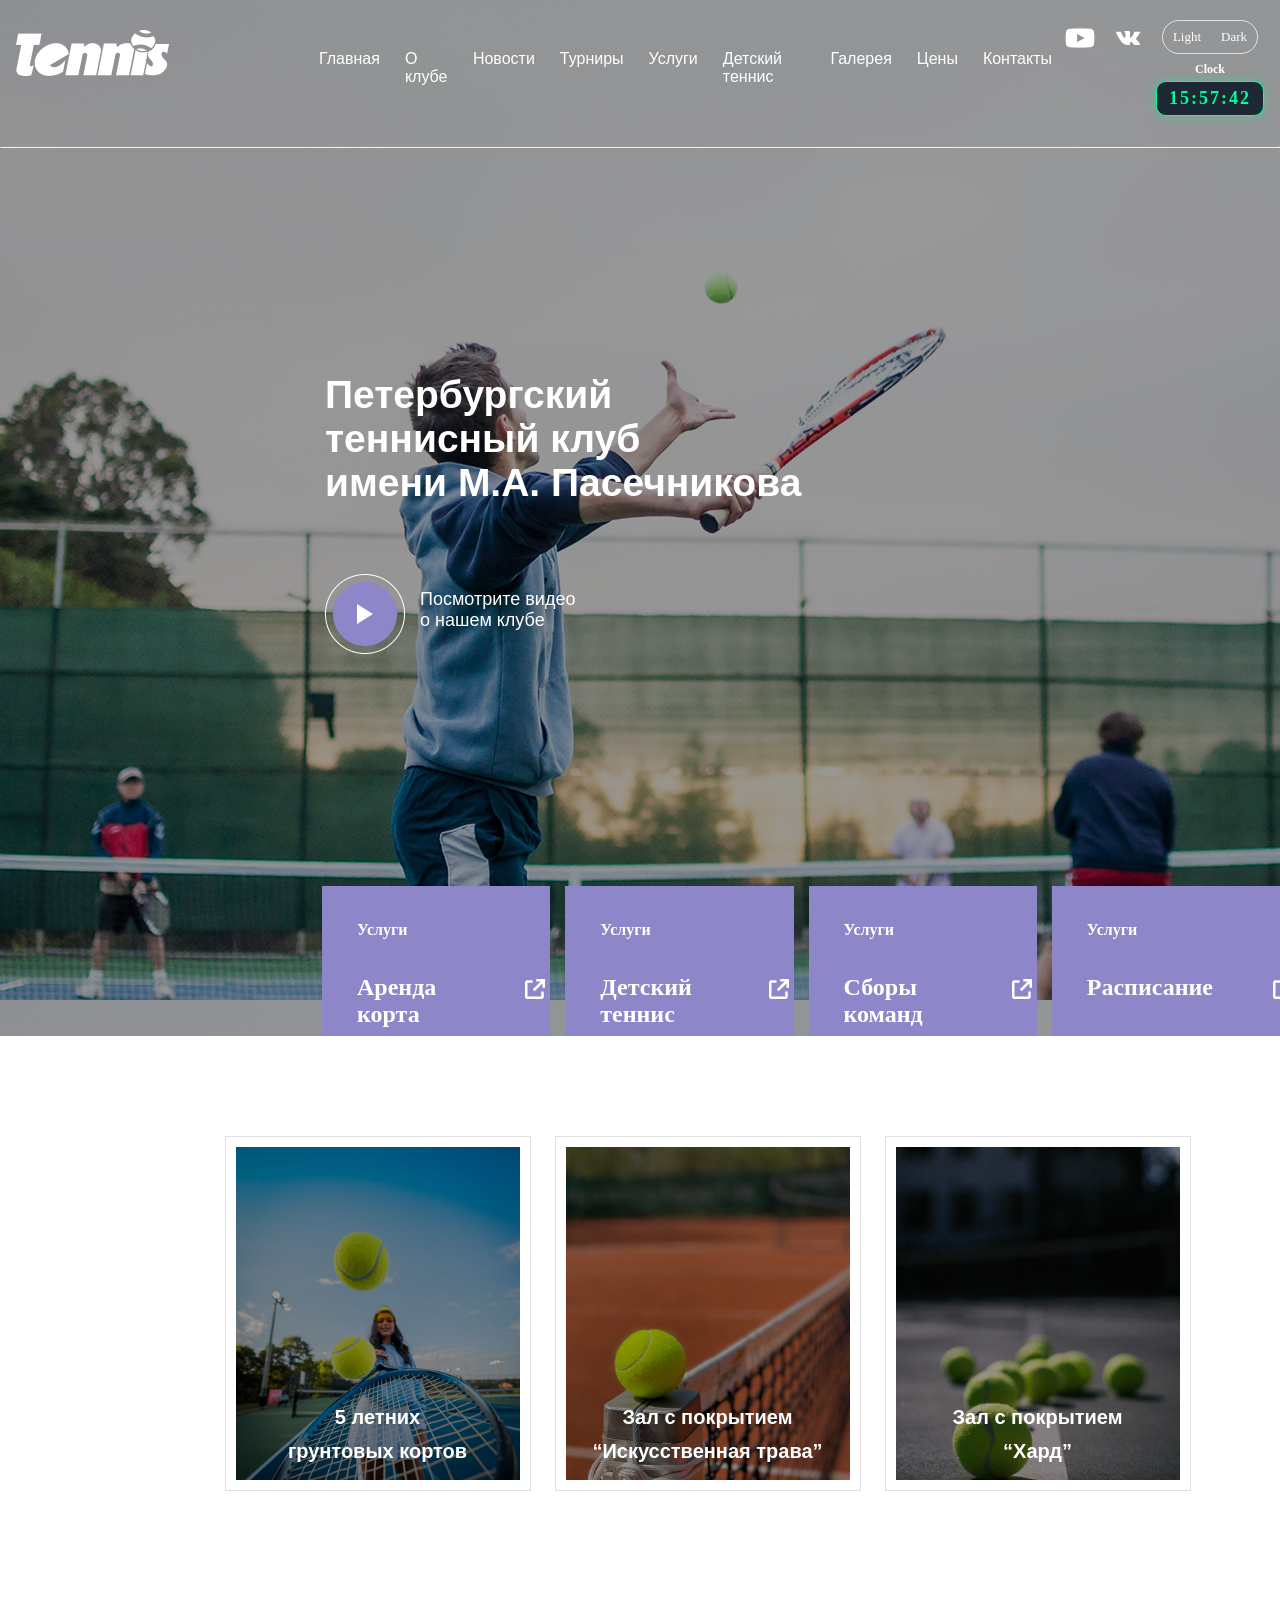
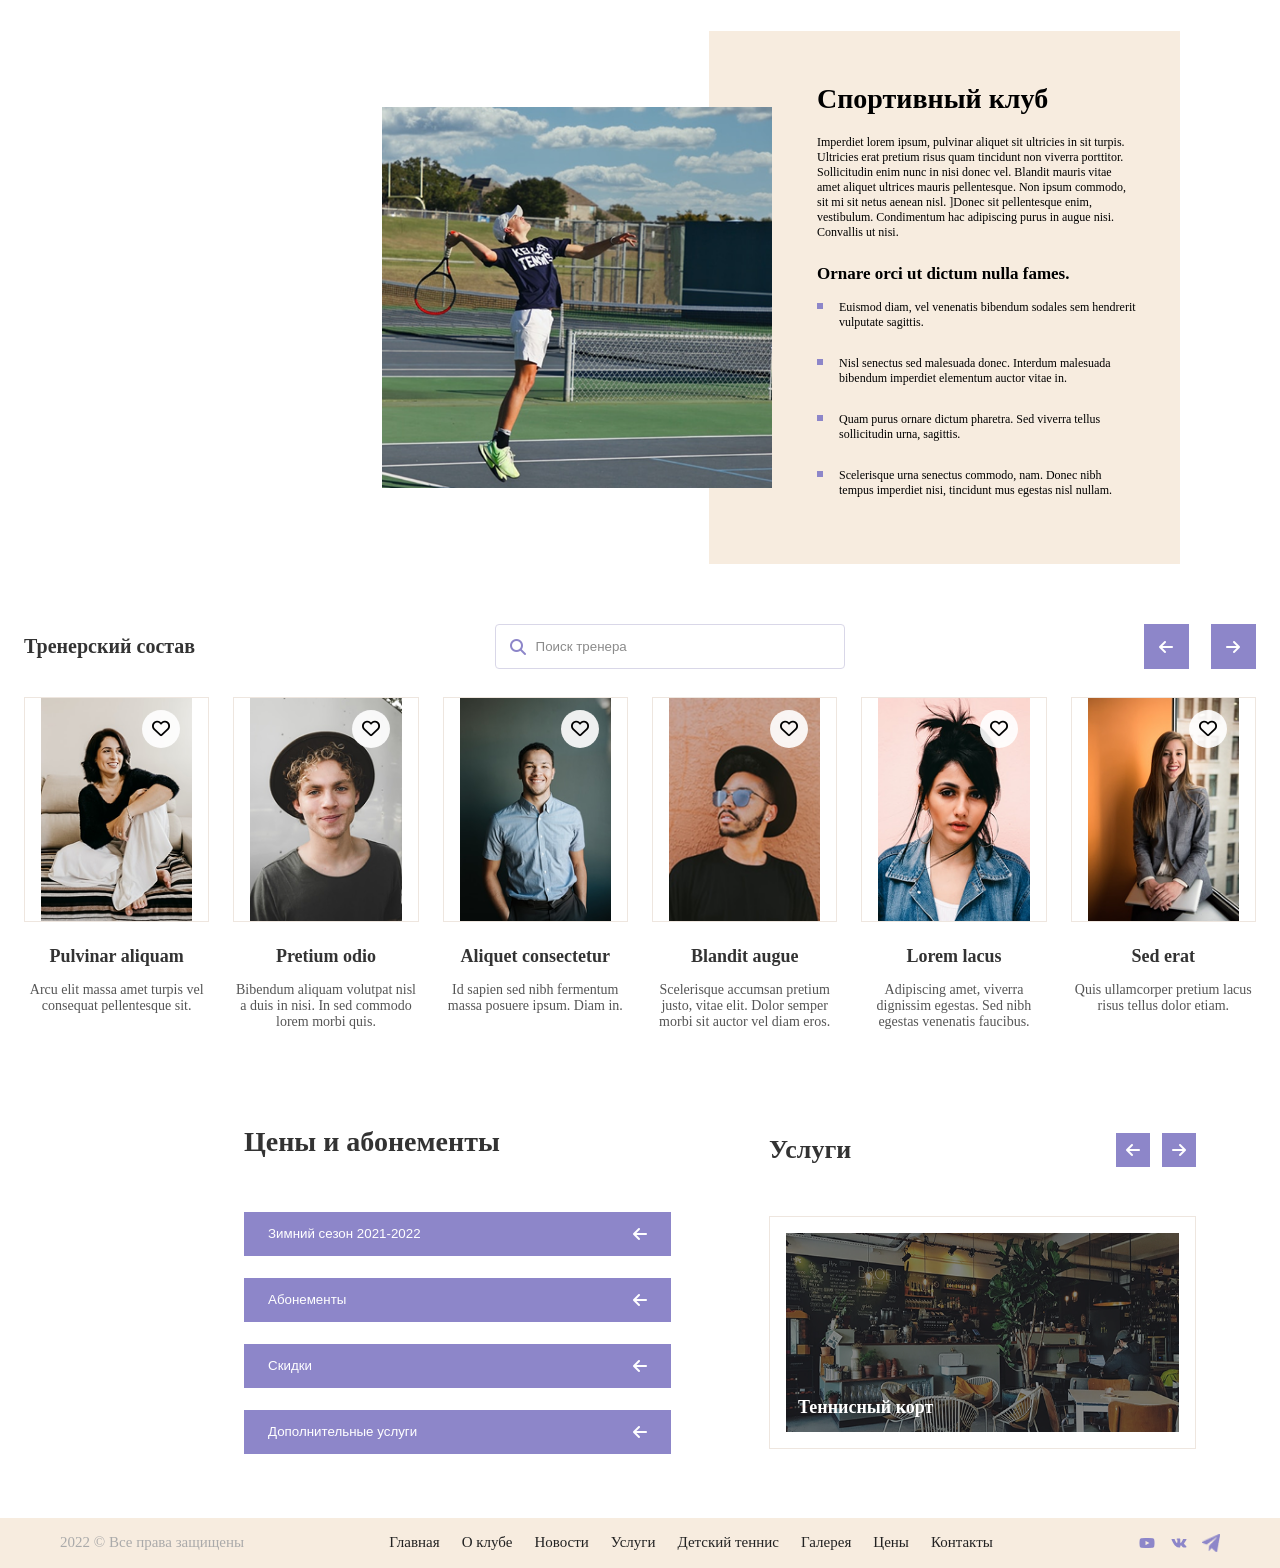
<file: home/index.html>
<!DOCTYPE html>
<html lang="en">
<head>
    <meta charset="UTF-8">
    <meta name="viewport" content="width=device-width, initial-scale=1.0">
    <title>Главная</title>
    <link rel="stylesheet" href="./style.css">
    <link rel="stylesheet" href="https://cdnjs.cloudflare.com/ajax/libs/font-awesome/6.5.2/css/all.min.css">
</head>
<body>
    <div class="pageone">

        <header>
            <div class="logo"><img src="../assets/Group.png" alt="" width="153" height="46" loading="lazy" decoding="async" ></div>
            <nav>
                <ul>
                    <li>Главная</li>
                    <li><a href="../О клубе/О клубе.html">О клубе</a></li>
                    <li><a href="../Новости/Новости.html">Новости</a></li>
                    <li class="element-hidden">Турниры</li>
                    <li class="element-hidden">Услуги</li>
                    <li class="element-hidden">Детский теннис</li>
                    <li class="element-hidden">Галерея</li>
                    <li class="element-hidden">Цены</li>
                    <li class="element-hidden">Контакты</li>
                </ul>
            </nav>
            <div class="vebsite">
                <img src="../assets/soc-icons.png" alt="" width="36" height="36" loading="lazy" decoding="async">
                <img src="../assets/soc-icons2.svg" alt="" width="36" height="36" loading="lazy" decoding="async">
            </div>
            <div class="header-clock-darkmode">
                <div class="theme-column">
                    <div class="theme-switcher" role="group" aria-label="Theme">
                        <button class="theme lightBtn" type="button">Light</button>
                        <button class="theme darkBtn" type="button">Dark</button>
                    </div>
                    <div class="clock">
                        <h1>Clock</h1>
                        <h2 class="time">00:00:00</h2>
                    </div>
                </div>
            </div>
        </header>
        <hr>

        <div class="section">
            <div class="matnsec">
                <h2>Петербургский теннисный клуб <br> имени М.А. Пасечникова</h2>
            </div>
            <div class="btnsec">
                <img src="../assets/Group 1.png" alt="" width="80" height="80" loading="lazy" decoding="async" >
                <div class="pibtn">
                    <p>Посмотрите видео</p>
                    <p>о нашем клубе</p>
                </div>
            </div>
        </div>
        <div class="cardslink">
            <div class="cardlink">
                <div class="namecard">
                    <h4>Услуги</h4>
                </div>
                <div class="kartacard">
                    <h2>Аренда корта</h2>
                    <img src="../assets/ci_external-link.png" alt="" width="30" height="30" loading="lazy" decoding="async" >
                </div>
            </div>
            <div class="cardlink">
                <div class="namecard">
                    <h4>Услуги</h4>
                </div>
                <div class="kartacard">
                    <h2>Детский теннис</h2>
                    <img src="../assets/ci_external-link.png" alt="" width="30" height="30" loading="lazy" decoding="async" >
                </div>
            </div>
            <div class="cardlink">
                <div class="namecard">
                    <h4>Услуги</h4>
                </div>
                <div class="kartacard">
                    <h2>Сборы команд</h2>
                    <img src="../assets/ci_external-link.png" alt="" width="30" height="30" loading="lazy" decoding="async" >
                </div>
            </div>
            <div class="cardlink">
                <div class="namecard">
                    <h4>Услуги</h4>
                </div>
                <div class="kartacard">
                    <h2>Расписание</h2>
                    <img src="../assets/ci_external-link.png" alt="" width="30" height="30" loading="lazy" decoding="async" >
                </div>
            </div>
        </div>
    </div>

    <div class="pagetwo">

        <div class="cardspagetwo">
            <div class="cardpagetwo">
                <div class="malumotpagetwo">
                    <img src="../assets/Rectangle 39.png" alt="" width="376" height="450" loading="lazy" decoding="async" >
                    <p class="bottompagetwo">5 летних </p>
                    <p class="bottompagetwotext">грунтовых кортов</p>
                </div>
            </div>
            <div class="cardpagetwo">
                <div class="malumotpagetwo">
                    <img src="../assets/Rectangle 41.png" alt="" width="376" height="450" loading="lazy" decoding="async" >
                    <p class="bottompagetwo">Зал с покрытием </p>
                    <p class="bottompagetwotext">“Искусственная трава”</p>
                </div>
            </div>
            <div class="cardpagetwo">
                <div class="malumotpagetwo">
                    <img src="../assets/Rectangle 43.png" alt="" width="376" height="450" loading="lazy" decoding="async" >
                    <p class="bottompagetwo">Зал с покрытием</p>
                    <p class="bottompagetwotext">“Хард”</p>
                </div>
            </div>
        </div>

    </div>

    <div class="pagethre">
        <img src="../assets/Rectangle 45.png" alt="">

        <div class="cardmatnpagethre">
            <h1>Спортивный клуб</h1>

            <p>Imperdiet lorem ipsum, pulvinar aliquet sit ultricies in sit turpis. Ultricies erat pretium risus quam tincidunt non viverra porttitor. Sollicitudin enim nunc in nisi donec vel. Blandit mauris vitae amet aliquet ultrices mauris pellentesque. Non ipsum commodo, sit mi sit netus aenean nisl. ]Donec sit pellentesque enim, vestibulum. 
            Condimentum hac adipiscing purus in augue nisi. Convallis ut nisi.</p>

            <h3>Ornare orci ut dictum nulla fames. </h3>

            <div class="malumotcardpagethreone">
                <img src="../assets/Rectangle 46.png" alt="">
                <p>Euismod diam, vel venenatis bibendum sodales sem hendrerit vulputate sagittis. </p>
            </div>

            <div class="malumotcardpagethretwo">
                <img src="../assets/Rectangle 46.png" alt="">
                <p>Nisl senectus sed malesuada donec. Interdum malesuada bibendum imperdiet elementum auctor vitae in. </p>
            </div>

            <div class="malumotcardpagethrethre">
                <img src="../assets/Rectangle 46.png" alt="">
                <p>Quam purus ornare dictum pharetra. Sed viverra tellus sollicitudin urna, sagittis. </p>
            </div>

            <div class="malumotcardpagethrefour">
                <img src="../assets/Rectangle 46.png" alt="">
                <p>Scelerisque urna senectus commodo, nam. Donec nibh tempus imperdiet nisi, tincidunt mus egestas nisl nullam.</p>
            </div>
        </div>
    </div>

    <div class="pagefour">
        <div class="headers">
            <div class="namepagefour">
                <h1>Тренерский состав</h1>
            </div>

            <label class="search">
                <i class="fa-solid fa-magnifying-glass"></i>
                <input class="inp1" type="search" placeholder="Поиск тренера">
            </label>

            <div class="leftorrightheaders">
                <button class="belgi-btn">
                    <i id='liked' class="fa-solid fa-arrow-left"></i>
                </button>

                <button class="belgi-btn">
                    <i id='liked' class= "fa-solid fa-arrow-right"></i>
                </button>
            </div>
        </div>

        <div class="cardsheaders">
            <div class="cardheaders">
                <div class="photo">
                    <img src="../assets/Rectangle 39 (2).png" alt="">
                    <button class="like-btn" type="button" aria-label="Нравится: Pulvinar aliquam" aria-pressed="false">
                        <i id="liked" class="fa-regular fa-heart"></i>
                    </button>
                </div>

                <div class="malumotimgpagefour">
                    <h1>Pulvinar aliquam</h1>
                    <p>Arcu elit massa amet turpis vel consequat pellentesque sit. </p>
                </div>
            </div>
            <div class="cardheaders">
                <div class="photo">
                    <img src="../assets/Rectangle 52.png" alt="">
                    <button class="like-btn" type="button" aria-label="Нравится: Pretium odio" aria-pressed="false">
                        <i id = 'liked' class="fa-regular fa-heart"></i>
                    </button>
                </div>

                <div class="malumotimgpagefour">
                    <h1>Pretium odio</h1>
                    <p>Bibendum aliquam volutpat nisl a duis in nisi. In sed commodo lorem morbi quis. </p>
                </div>
            </div>
            <div class="cardheaders">
                <div class="photo">
                    <img src="../assets/Rectangle 54.png" alt="">
                    <button class="like-btn" type="button" aria-label="Нравится: Aliquet consectetur" aria-pressed="false">
                        <i id = 'liked' class="fa-regular fa-heart"></i>
                    </button>
                </div>

                <div class="malumotimgpagefour">
                    <h1>Aliquet consectetur</h1>
                    <p>Id sapien sed nibh fermentum massa posuere ipsum. Diam in.</p>
                </div>
            </div>
            <div class="cardheaders">
                <div class="photo">
                    <img src="../assets/Rectangle 56.png" alt="">
                    <button class="like-btn" type="button" aria-label="Нравится: Blandit augue" aria-pressed="false">
                        <i id = 'liked' class="fa-regular fa-heart"></i>
                    </button>
                </div>

                <div class="malumotimgpagefour">
                    <h1>Blandit augue</h1>
                    <p>Scelerisque accumsan pretium justo, vitae elit. Dolor semper morbi sit auctor vel diam eros.</p>
                </div>
            </div>
            <div class="cardheaders">
                <div class="photo">
                    <img src="../assets/Rectangle 58.png" alt="">
                    <button class="like-btn" type="button" aria-label="Нравится: Lorem lacus" aria-pressed="false">
                        <i id = 'liked' class="fa-regular fa-heart"></i>
                    </button>
                </div>

                <div class="malumotimgpagefour">
                    <h1>Lorem lacus</h1>
                    <p>Adipiscing amet, viverra dignissim egestas. Sed nibh egestas venenatis faucibus. </p>
                </div>
            </div>
            <div class="cardheaders">
                <div class="photo">
                    <img src="../assets/Rectangle 60.png" alt="">
                    <button class="like-btn" type="button" aria-label="Нравится: Sed erat" aria-pressed="false">
                        <i id = 'liked' class="fa-regular fa-heart"></i>
                    </button>
                </div>

                <div class="malumotimgpagefour">
                    <h1>Sed erat</h1>
                    <p>Quis ullamcorper pretium lacus risus tellus dolor etiam. </p>
                </div>
            </div>
        </div>
        <button class="see-all-btn" type="button">See All</button>
    </div>

    <div class="pagefive">
        <div class="ongpagefive">
            <h1>Цены и абонементы</h1>
            <div class="btnspagefive">
                <button class="buttonpagefive">
                    <span>Зимний сезон 2021-2022</span>
                    <i class="fa-solid fa-arrow-left"></i>
                </button>
                <button class="buttonpagefive">
                    <span>Абонементы</span>
                    <i class="fa-solid fa-arrow-left"></i>
                </button>
                <button class="buttonpagefive">
                    <span>Скидки</span>
                    <i class="fa-solid fa-arrow-left"></i>
                </button>
                <button class="buttonpagefive">
                    <span>Дополнительные услуги</span>
                    <i class="fa-solid fa-arrow-left"></i>
                </button>
            </div>
        </div>
        <div class="chappagefive" id="services">
            <div class="uslugchap">
                <h2>Услуги</h2>
                <div class="ongvachaptugma">
                    <button class="belgi-btn">
                        <i class="fa-solid fa-arrow-left"></i>
                    </button>
                    <button class="belgi-btn">
                        <i class="fa-solid fa-arrow-right"></i>
                    </button>
                </div>
            </div>
            <div class="uslugarasm">
                <img src="../assets/Rectangle 39 (3).png" alt="Теннисный корт">
                <h3>Теннисный корт</h3>
            </div>
        </div>
    </div>
    <footer class="footer">
        <div class="footer-malumotlari">
            <p class="footer-since-malumoti">2022 © Все права защищены</p>
            <nav class="footer-nav">
                <ul>
                    <li>Главная</li>
                    <li>О клубе</li>
                    <li>Новости</li>
                    <li>Услуги</li>
                    <li>Детский теннис</li>
                    <li>Галерея</li>
                    <li>Цены</li>
                    <li>Контакты</li>
                </ul>
            </nav>
            <div class="footer-iconlari">
                <img src="../assets/soc-icons-youtube.png" alt="YouTube">
                <img src="../assets/soc-icons.svg" alt="ВКонтакте">
                <img src="../assets/Vector.png" alt="Telegram">
            </div>
        </div>
    </footer>
    <!-- Js -->
     <script src="script.js"></script>
</body>
</html>
</file>
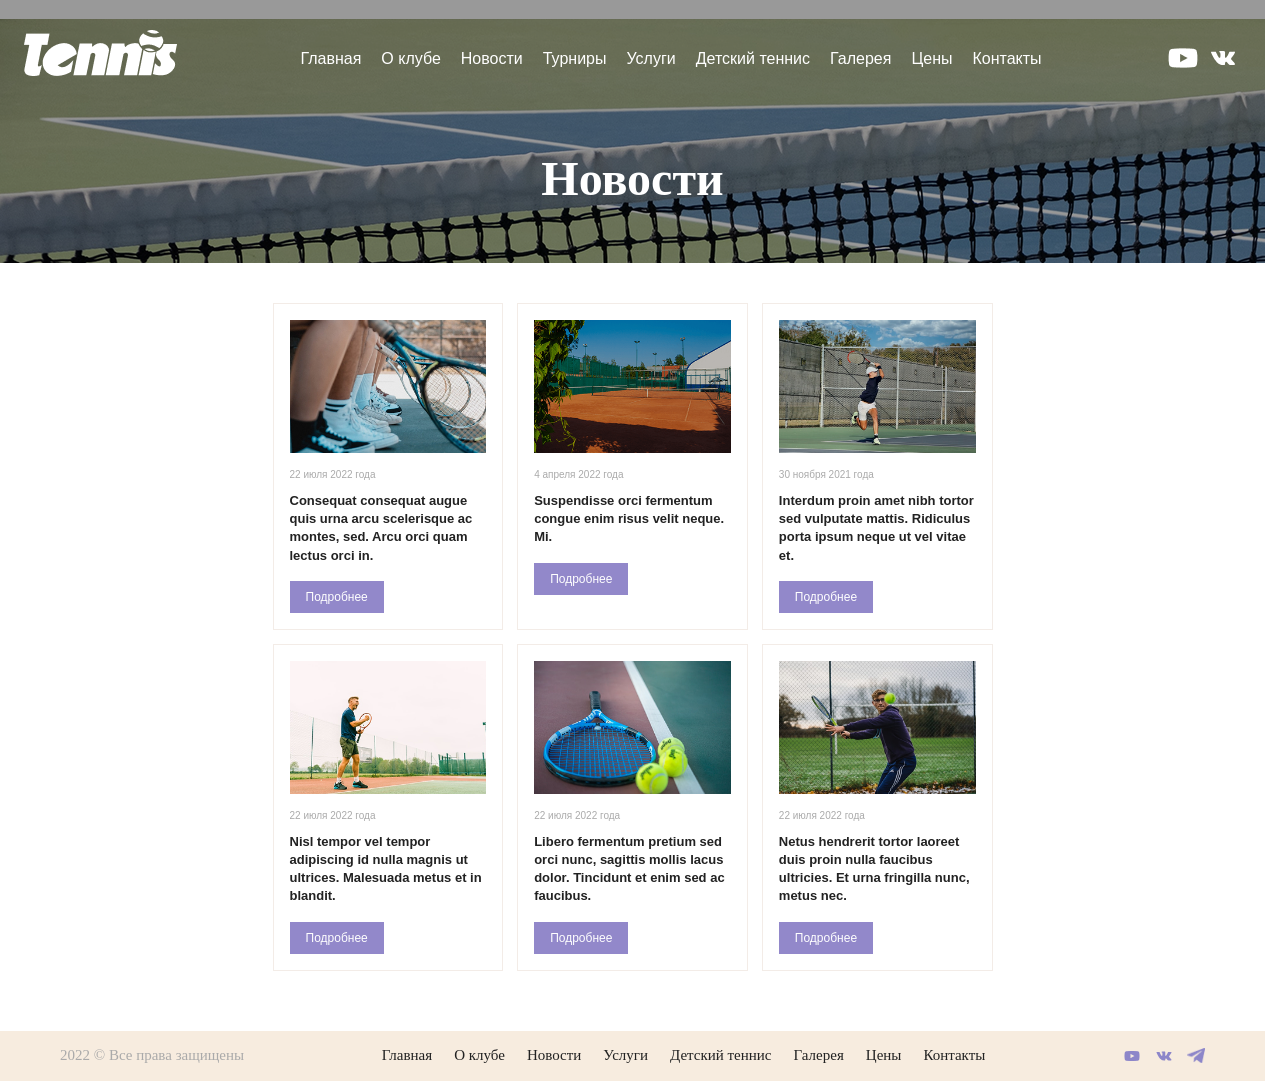
<file: Новости/Новости.html>
<!DOCTYPE html>
<html lang="en">
<head>
    <meta charset="UTF-8">
    <meta name="viewport" content="width=device-width, initial-scale=1.0">
    <title>Новости</title>
    <link rel="stylesheet" href="./Новости.css">
    <link rel="stylesheet" href="https://cdnjs.cloudflare.com/ajax/libs/font-awesome/6.5.2/css/all.min.css">
</head>
<body>
    <div class="header">
        <header>
            <div class="logo"><img src="../assets/Group.png" alt=""></div>
            <nav>
                <ul>
                    <li><a href="../home/index.html">Главная</a></li>
                    <li><a href="../О клубе/О клубе.html">О клубе</a></li>
                    <li><a href="./Новости.html">Новости</a></li>
                    <li>Турниры</li>
                    <li>Услуги</li>
                    <li>Детский теннис</li>
                    <li>Галерея</li>
                    <li>Цены</li>
                    <li>Контакты</li>
                </ul>
            </nav>
            <div class="vebsite">
                <img src="../assets/soc-icons.png" alt="">
                <img src="../assets/soc-icons2.svg" alt="">
            </div>
            </header>
        <section class="page-title">
            <h1>Новости</h1>
        </section>
    </div>
    <main class="novosti-cards">
        <article class="novosti-card">
            <img src="../assets/Rectangle 39 (5).png" alt="Теннисные ракетки и обувь">
            <p class="novosti-date">22 июля 2022 года</p>
            <h2>Consequat consequat augue quis urna arcu scelerisque ac montes, sed. Arcu orci quam lectus orci in.</h2>
            <button type="button">Подробнее</button>
        </article>
        <article class="novosti-card">
            <img src="../assets/Rectangle 39 (6).png" alt="Теннисный корт">
            <p class="novosti-date">4 апреля 2022 года</p>
            <h2>Suspendisse orci fermentum congue enim risus velit neque. Mi.</h2>
            <button type="button">Подробнее</button>
        </article>
        <article class="novosti-card">
            <img src="../assets/Rectangle 39 (7).png" alt="Теннисист на корте">
            <p class="novosti-date">30 ноября 2021 года</p>
            <h2>Interdum proin amet nibh tortor sed vulputate mattis. Ridiculus porta ipsum neque ut vel vitae et.</h2>
            <button type="button">Подробнее</button>
        </article>
        <article class="novosti-card">
            <img src="../assets/Rectangle 39 (8).png" alt="Теннисист с ракеткой">
            <p class="novosti-date">22 июля 2022 года</p>
            <h2>Nisl tempor vel tempor adipiscing id nulla magnis ut ultrices. Malesuada metus et in blandit.</h2>
            <button type="button">Подробнее</button>
        </article>
        <article class="novosti-card">
            <img src="../assets/Rectangle 39 (9).png" alt="Теннисная ракетка и мячи">
            <p class="novosti-date">22 июля 2022 года</p>
            <h2>Libero fermentum pretium sed orci nunc, sagittis mollis lacus dolor. Tincidunt et enim sed ac faucibus.</h2>
            <button type="button">Подробнее</button>
        </article>
        <article class="novosti-card">
            <img src="../assets/Rectangle 39 (10).png" alt="Теннисист с ракеткой">
            <p class="novosti-date">22 июля 2022 года</p>
            <h2>Netus hendrerit tortor laoreet duis proin nulla faucibus ultricies. Et urna fringilla nunc, metus nec.</h2>
            <button type="button">Подробнее</button>
        </article>
    </main>
    <footer class="footer-novosti">
        <div class="footer-malumotlari-novosti">
            <p class="footer-since-malumoti-novosti">2022 © Все права защищены</p>
            <nav class="footer-nav-novosti">
                <ul>
                    <li>Главная</li>
                    <li>О клубе</li>
                    <li>Новости</li>
                    <li>Услуги</li>
                    <li>Детский теннис</li>
                    <li>Галерея</li>
                    <li>Цены</li>
                    <li>Контакты</li>
                </ul>
            </nav>
            <div class="footer-iconlari-novosti">
                <img src="../assets/soc-icons-youtube.png" alt="YouTube">
                <img src="../assets/soc-icons.svg" alt="ВКонтакте">
                <img src="../assets/Vector.png" alt="Telegram">
            </div>
        </div>
    </footer>

</body>
</html>
</file>
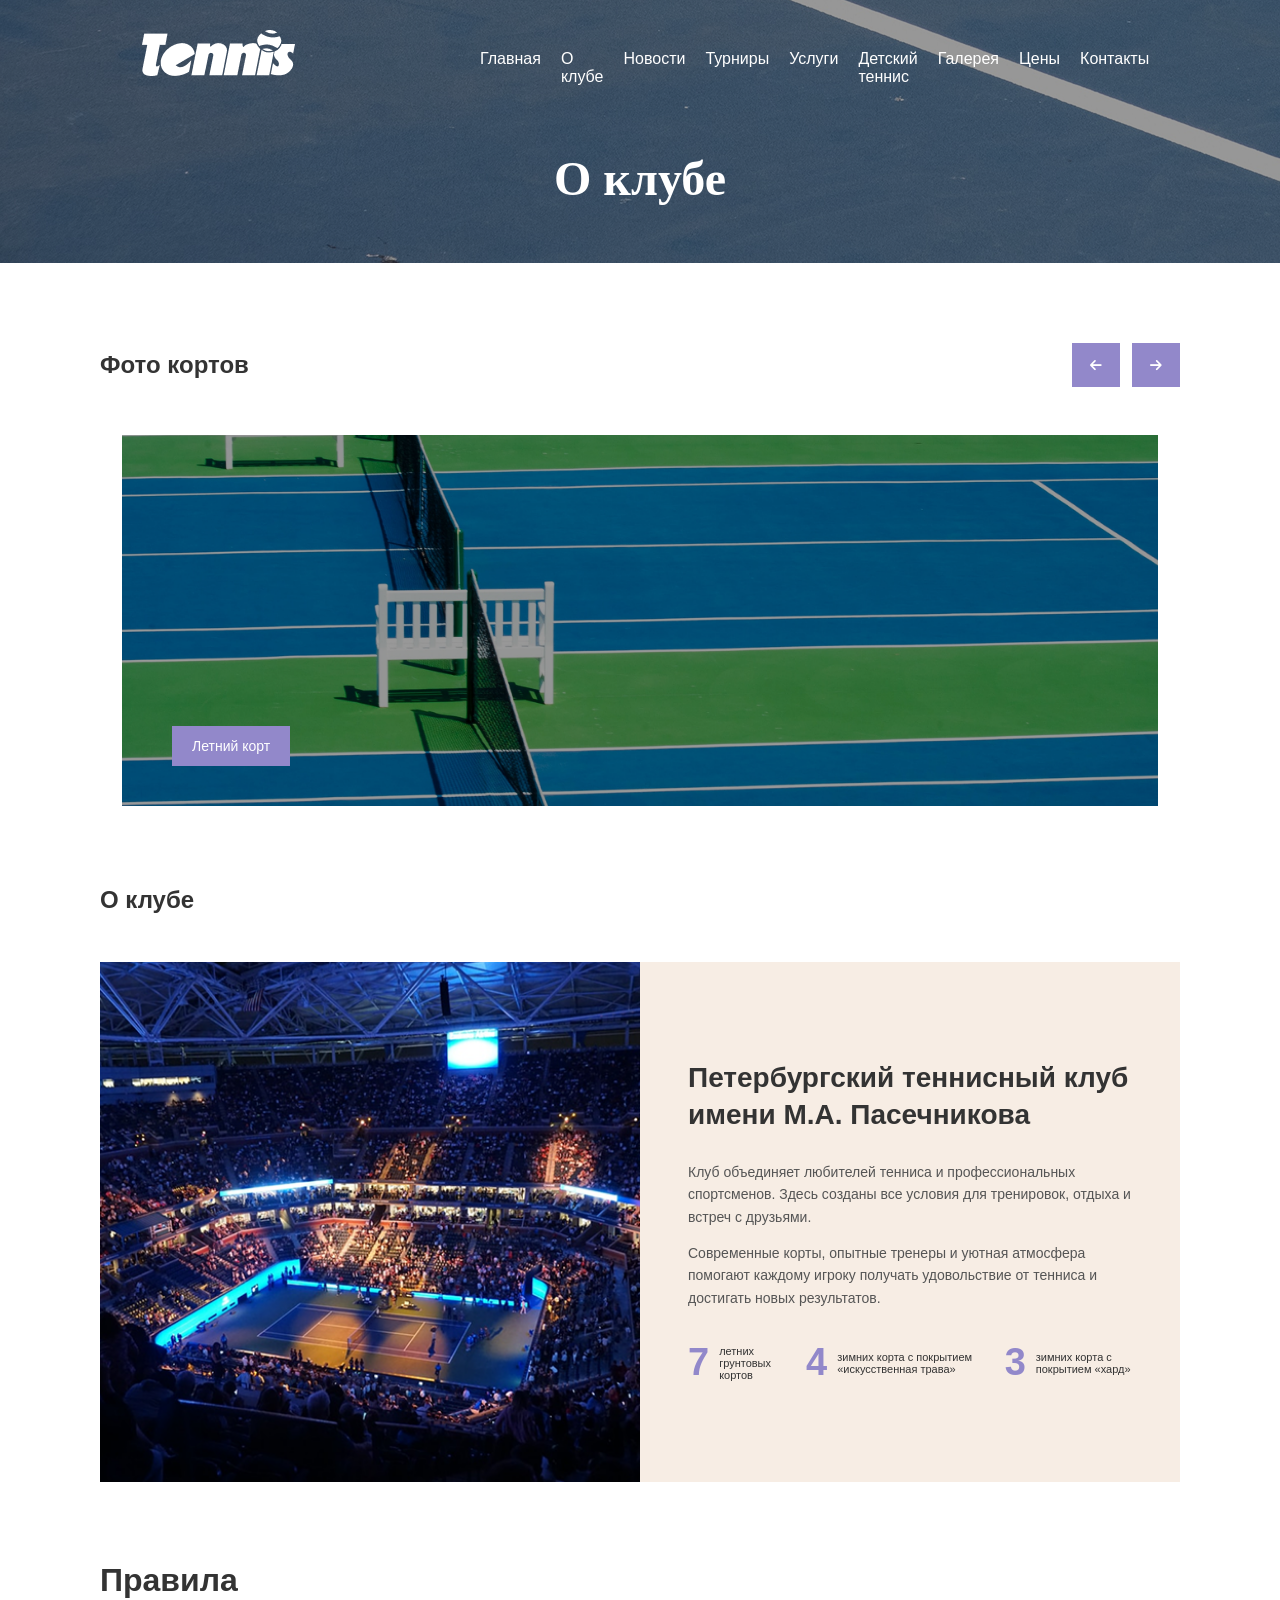
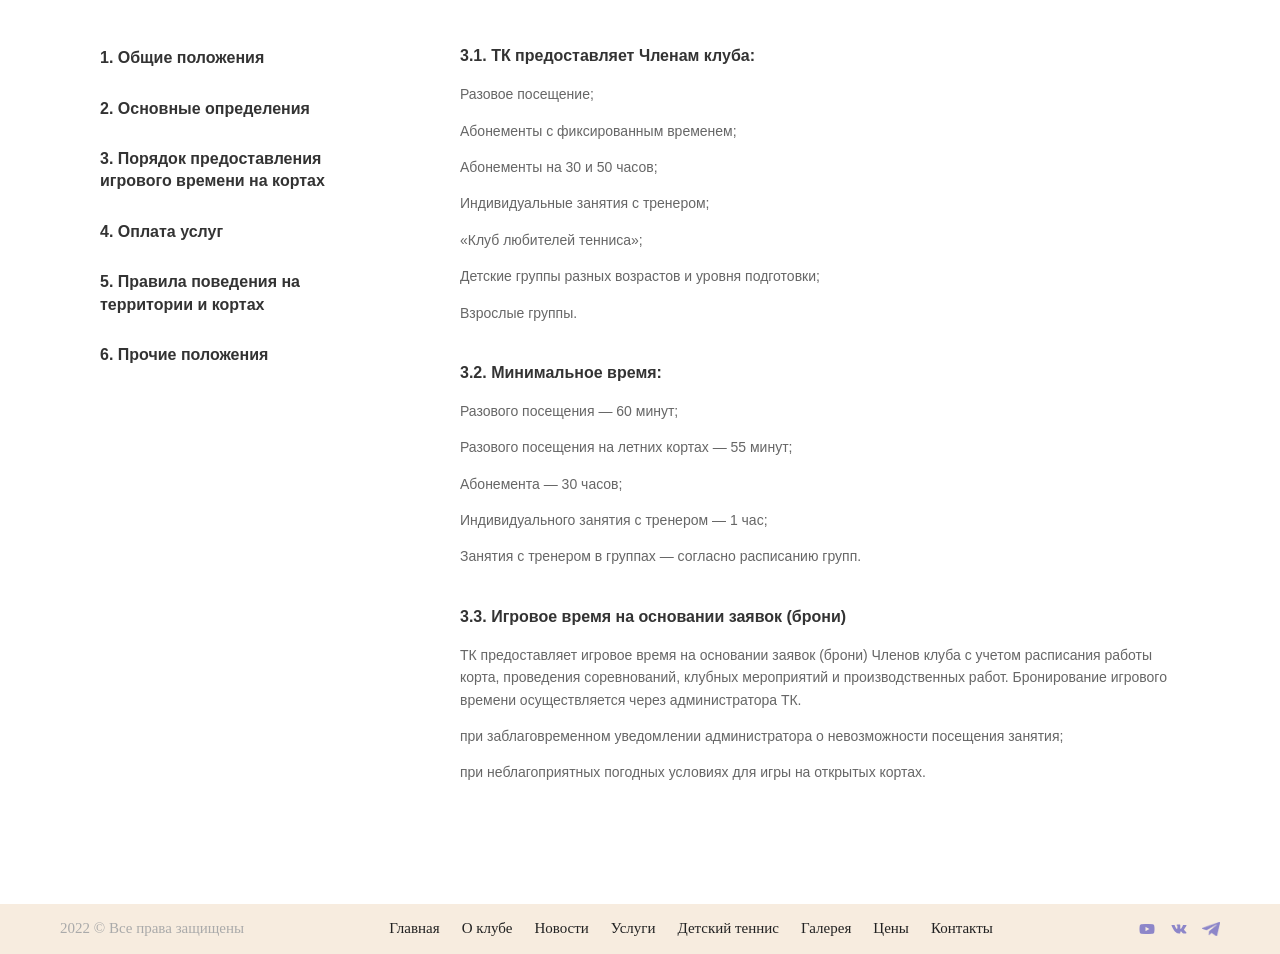
<file: О клубе/О клубе.html>
<!DOCTYPE html>
<html lang="en">
<head>
    <meta charset="UTF-8">
    <meta name="viewport" content="width=device-width, initial-scale=1.0">
    <title>О клубе</title>
    <link rel="stylesheet" href="./О клубе.css">
    <link rel="stylesheet" href="https://cdnjs.cloudflare.com/ajax/libs/font-awesome/6.5.2/css/all.min.css">
</head>
<body>
    <div class="header">
        <header>
            <div class="logo"><img src="../assets/Group.png" alt=""></div>
            <nav>
                <ul>
                    <li><a href="../home/index.html">Главная</a></li>
                    <li><a href="./О клубе.html">О клубе</a></li>
                    <li><a href="../Новости/Новости.html">Новости</a></li>
                    <li>Турниры</li>
                    <li>Услуги</li>
                    <li>Детский теннис</li>
                    <li>Галерея</li>
                    <li>Цены</li>
                    <li>Контакты</li>
                </ul>
            </nav>
            <div class="vebsite">
                <img src="../assets/soc-icons.png" alt="">
                <img src="../assets/soc-icons2.svg" alt="">
            </div>
            </header>
        <section class="page-title">
            <h1>О клубе</h1>
        </section>
    </div>
    
    <div class="pageoneoclube">
        <div class="headerpageclube">
            <div class="matnpageclube">
                <h2>Фото кортов</h2>
            </div>
            <div class="buttonpageclube">
                    <button class="belgi-btn-pageclube">
                        <i class="fa-solid fa-arrow-left"></i>
                    </button>
                    <button class="belgi-btn-pageclube">
                        <i class="fa-solid fa-arrow-right"></i>
                    </button>
            </div>
        </div>
        <img src="../assets/Rectangle 39 (4).png" alt="Летний теннисный корт">
        <p class="kort-label">Летний корт</p>
    </div>

    <div class="pagetwoclube">
        <h2>О клубе</h2>
        <div class="pagetwoclubeinfo">
            <img src="../assets//Rectangle 45 (1).png" alt="Теннисный клуб">
            <div class="pagetwoclube-text">
                <h2>Петербургский теннисный клуб имени М.А. Пасечникова</h2>
                <p>Клуб объединяет любителей тенниса и профессиональных спортсменов. Здесь созданы все условия для тренировок, отдыха и встреч с друзьями.</p>
                <p>Современные корты, опытные тренеры и уютная атмосфера помогают каждому игроку получать удовольствие от тенниса и достигать новых результатов.</p>
                <div class="pagetwoclube-stats">
                    <div><strong class="numberpagetwoclube">7</strong><span>летних грунтовых кортов</span></div>
                    <div><strong class="numberpagetwoclube">4</strong><span>зимних корта с покрытием «искусственная трава»</span></div>
                    <div><strong class="numberpagetwoclube">3</strong><span>зимних корта с покрытием «хард»</span></div>
                </div>
            </div>
        </div>
    </div>
    <section class="pageclubeqoida">
        <h2 class="pageclubeqoidainfo">Правила</h2>
        <div class="pageclubeqoidatartibi">
            <nav class="pageclubeqoidamenu">
                <ul>
                    <li>1. Общие положения</li>
                    <li>2. Основные определения</li>
                    <li>3. Порядок предоставления игрового времени на кортах</li>
                    <li>4. Оплата услуг</li>
                    <li>5. Правила поведения на территории и кортах</li>
                    <li>6. Прочие положения</li>
                </ul>
            </nav>
            <div class="pageclubeqoidamatni">
                <h3>3.1. ТК предоставляет Членам клуба:</h3>
                <ul>
                    <li>Разовое посещение;</li>
                    <li>Абонементы с фиксированным временем;</li>
                    <li>Абонементы на 30 и 50 часов;</li>
                    <li>Индивидуальные занятия с тренером;</li>
                    <li>«Клуб любителей тенниса»;</li>
                    <li>Детские группы разных возрастов и уровня подготовки;</li>
                    <li>Взрослые группы.</li>
                </ul>

                <h3>3.2. Минимальное время:</h3>
                <ul>
                    <li>Разового посещения — 60 минут;</li>
                    <li>Разового посещения на летних кортах — 55 минут;</li>
                    <li>Абонемента — 30 часов;</li>
                    <li>Индивидуального занятия с тренером — 1 час;</li>
                    <li>Занятия с тренером в группах — согласно расписанию групп.</li>
                </ul>

                <h3>3.3. Игровое время на основании заявок (брони)</h3>
                <p>
                    ТК предоставляет игровое время на основании заявок (брони) Членов клуба
                    с учетом расписания работы корта, проведения соревнований, клубных
                    мероприятий и производственных работ. Бронирование игрового времени
                    осуществляется через администратора ТК.
                </p>
                <ul>
                    <li>при заблаговременном уведомлении администратора о невозможности посещения занятия;</li>
                    <li>при неблагоприятных погодных условиях для игры на открытых кортах.</li>
                </ul>
            </div>
        </div>
    </section>
    <footer class="footer-clube">
        <div class="footer-malumotlari-clube">
            <p class="footer-since-malumoti-clube">2022 © Все права защищены</p>
            <nav class="footer-nav-clube">
                <ul>
                    <li>Главная</li>
                    <li>О клубе</li>
                    <li>Новости</li>
                    <li>Услуги</li>
                    <li>Детский теннис</li>
                    <li>Галерея</li>
                    <li>Цены</li>
                    <li>Контакты</li>
                </ul>
            </nav>
            <div class="footer-iconlari-clube">
                <img src="../assets/soc-icons-youtube.png" alt="YouTube">
                <img src="../assets/soc-icons.svg" alt="ВКонтакте">
                <img src="../assets/Vector.png" alt="Telegram">
            </div>
        </div>
    </footer>
</body>
</html>
</file>
<file: home/style.css>
* {
    margin: 0;
    padding: 0;
    box-sizing: border-box;
}


.pageone {
    min-height: 1000px;
    background-image: url("../assets/Rectangle\ 26.png");
    margin-bottom: 100px;
}

.dark .pageone {
    background-image: linear-gradient(rgba(4, 8, 15, 0.78), rgba(4, 8, 15, 0.78)), url("../assets/Rectangle\ 26.png");
}

.dark {
    background-color: #0a0a0a;
    color: white;
}

.dark .cardmatnpagethre {
    background-color: #1b1b1b;
}

.dark .namepagefour h1 {
    color: white;
}

.dark .malumotimgpagefour h1 {
    color: white;
}

.dark .malumotimgpagefour p {
    color: white;
}

.dark .ongpagefive h1 {
    color: white;
}

.dark .uslugchap h2 {
    color: white;
}

.dark .search input {
    color: white;
}

.dark .photo {
    border-color: #333;
}

.dark .uslugarasm {
    border-color: #333;
}

.dark .footer {
    background-color: #1b1b1b;
    color: #f1f1f1;
}

.dark .footer-nav {
    color: #f1f1f1;
}

.clock {
    display: flex;
    flex-direction: column;
    align-items: center;
    gap: 4px;
}

.clock h1 {
    margin: 0;
    color: #fff;
    font-size: 12px;
}

.clock .time {
    padding: 6px 12px;
    border: 1px solid #00ff99;
    border-radius: 10px;
    background: #1c2935;
    box-shadow: 0 0 12px #00ff9955;
    color: #00ff99;
    font-size: 18px;
    letter-spacing: 2px;
    font-variant-numeric: tabular-nums;
}



header {
    display: flex;
    align-items: flex-start;
    justify-content: space-between;
    gap: 10px;
    padding: 0 16px;
}


header nav ul {
    display: flex;
    justify-content: center;
    gap: 25px;
    margin-top: 50px;
}

header nav {
    margin-left: 140px;
}

header nav ul li {
    list-style: none;
    color: white;
    font-family: Arial, Helvetica, sans-serif;
    cursor: pointer;
}

header nav ul li a {
    text-decoration: none;
    color: white;
}

hr {
    margin-top: 30px;
}

.logo {
    margin-top: 30px;
}

.vebsite {
    display: flex;
    align-items: center;
    gap: 12px;
    margin-top: 20px;
    margin-left: auto;
}

.header-clock-darkmode {
    display: flex;
    align-items: center;
    margin-top: 20px;
}

.theme-column {
    display: flex;
    flex-direction: column;
    align-items: center;
    gap: 8px;
}

.theme-switcher {
    display: flex;
    border: 1px solid rgba(255, 255, 255, 0.7);
    border-radius: 18px;
}

.theme {
    padding: 8px 10px;
    border: 0;
    background: transparent;
    color: #fff;
    cursor: pointer;
    font: inherit;
    font-size: 13px;
}


.matnsec {
    width: 486px;
    height: 201px;
    font-size: 26px;
    color: white;
    font-family: "Montserrat", "Segoe UI", Tahoma, Geneva, Verdana, sans-serif;
    margin-left: 325px;
    margin-top: 225px;
}

.btnsec {
    display: flex;
    margin-left: 325px;
}

.btnsec img {
    cursor: pointer;
}

.pibtn {
    margin-left: 15px;
    margin-top: 15px;
    color: white;
    font-family: "Montserrat", "Segoe UI", Tahoma, Geneva, Verdana, sans-serif;
    font-size: 18px;
}

.cardslink {
    display: grid;
    grid-template-columns: repeat(4, 1fr);
    margin-left: 322px;
    margin-top: 232px;
    gap: 15px;
}

.cardlink {
    min-width: 0;
    height: 150px;
    background-color: #8d86c9;
    padding-top: 35px;
}

.namecard {
    margin-left: 35px;
}

.namecard h4 {
    color: white;
}

.kartacard {
    display: flex;
    gap: 55px;
    margin-left: 35px;
    margin-top: 35px;
    cursor: pointer;
}

.kartacard h2 {
    color: white;
}

.pagetwo {
    padding: 0 24px 80px;
}

.cardspagetwo {
    display: flex;
    justify-content: center;
    gap: 24px;
    max-width: 1296px;
    margin-left: 135px;
}

.cardpagetwo {
    width: 306px;
    max-width: 100%;
    min-width: 0;
}

.malumotpagetwo {
    position: relative;
    min-height: 355px;
    color: white;
    text-align: center;
}


.malumotpagetwo img {
    position: absolute;
    top: 0;
    right: 0;
    bottom: 0;
    left: 0;
    width: 100%;
    height: 100%;
    padding-top: 10px;
    padding-right: 10px;
    padding-bottom: 10px;
    padding-left: 10px;
    border: 0.5px solid rgba(128, 128, 128, 0.248);
}

.malumotpagetwo p {
    position: absolute;
    z-index: 1;
    right: 12px;
    left: 12px;
    font-family: "Montserrat", "Segoe UI", Tahoma, Geneva, Verdana, sans-serif;
    font-size: 20px;
    font-weight: 700;
}

.malumotpagetwo p:first-of-type {
    bottom: 62px;
}

.malumotpagetwo p:last-of-type {
    bottom: 28px;
}

.bottompagetwo {
    bottom: 62px;
}

.bottompagetwotext {
    bottom: 28px;
}

.pagethre {
    display: flex;
    align-items: center;
    width: 800px;
    margin-top: 60px;
    margin-bottom: 60px;
    margin-left: 382px;
}

.pagethre img {
    width: 390px;
    height: 381px;
    object-fit: cover;
    z-index: 1;
}

.cardmatnpagethre {
    width: 471px;
    min-height: 484px;
    background-color: #f7ecdf;
    padding-top: 52px;
    padding-right: 44px;
    padding-bottom: 40px;
    padding-left: 108px;
    margin-left: -63px;
}

.cardmatnpagethre h1 {
    font-size: 28px;
    margin-bottom: 20px;
}

.cardmatnpagethre p {
    font-size: 12px;
    margin-bottom: 14px;
}

.cardmatnpagethre h3 {
    font-size: 17px;
    margin-top: 24px;
    margin-right: 0;
    margin-bottom: 16px;
    margin-left: 0;
}

.cardmatnpagethre div {
    display: flex;
    gap: 16px;
    margin-bottom: 12px;
}

.cardmatnpagethre div img {
    width: 6px;
    height: 6px;
    margin-top: 3px;
}

.pagefour {
    max-width: 1296px;
    margin: 0 auto;
    padding: 0 24px 64px;
}

.headers {
    display: flex;
    align-items: center;
    justify-content: space-between;
    gap: 24px;
    margin-bottom: 28px;
}

.namepagefour h1 {
    color: #333;
    font-size: 20px;
}

.cardsheaders {
    display: grid;
    grid-template-columns: repeat(6, minmax(0, 1fr));
    gap: 24px;
}

.see-all-btn {
    display: none;
}

.cardheaders {
    text-align: center;
}

.photo {
    position: relative;
    padding: 0 16px;
    border: 1px solid #eee6df;
}

.photo img {
    display: block;
    width: 100%;
    aspect-ratio: 0.68;
    object-fit: cover;
    object-position: center top;
}

.like-btn {
    position: absolute;
    top: 12px;
    right: 28px;
    display: grid;
    width: 38px;
    height: 38px;
    place-items: center;
    border: 0;
    border-radius: 50%;
    background: rgba(255, 255, 255, 0.9);
    color: #555;
    cursor: pointer;
    font-size: 18px;
}



.malumotimgpagefour {
    padding-top: 24px;
}

.malumotimgpagefour h1 {
    margin-bottom: 15px;
    color: #333;
    font-size: 18px;
    font-weight: 600;
}

.malumotimgpagefour p {
    color: #555;
    font-size: 14px;
}

.search {
    display: flex;
    align-items: center;
    gap: 10px;
    width: 350px;
    height: 45px;
    padding: 0 14px;
    border: 1px solid #d9d7e8;
    border-radius: 4px;
    color: #8D86C9;
}

.search input {
    width: 100%;
    border: none;
    outline: none;
    background: transparent;
    color: #1f1f1f;
}

.search input::placeholder {
    color: #8b8b8b;
}

.leftorrightheaders {
    display: flex;
    gap: 22px;
}

.belgi-btn {
    width: 45px;
    height: 45px;
    background: #8D86C9;
    border: none;
    display: flex;
    align-items: center;
    justify-content: center;
    color: #fff;
    cursor: pointer;
}

.belgi-btn i {
    font-size: 16px;
    color: #fff;
}

.pagefive {
    display: grid;
    grid-template-columns: 1fr 1fr;
    width: 952px;
    gap: 98px;
    margin-left: 244px;
    padding: 32px 0 64px;
}

.ongpagefive h1 {
    margin-bottom: 54px;
    color: #333;
    font-size: 28px;
}

.btnspagefive {
    display: grid;
    gap: 22px;
}

.buttonpagefive {
    display: flex;
    align-items: center;
    justify-content: space-between;
    width: 100%;
    height: 44px;
    padding: 0 24px;
    border: none;
    background: #8D86C9;
    color: #fff;
    cursor: pointer;
}

.buttonpagefive i {
    font-size: 16px;
}

.uslugchap {
    display: flex;
    align-items: center;
    justify-content: space-between;
    height: 48px;
    margin-bottom: 42px;
}

.uslugchap h2 {
    color: #333;
    font-size: 26px;
}

.ongvachaptugma {
    display: flex;
    gap: 12px;
}

.ongvachaptugma .belgi-btn {
    width: 34px;
    height: 34px;
}

.uslugarasm {
    position: relative;
    padding: 16px;
    border: 1px solid #eee6df;
}

.uslugarasm img {
    display: block;
    width: 100%;
    height: 199px;
}

.uslugarasm h3 {
    position: absolute;
    right: 28px;
    bottom: 30px;
    left: 28px;
    color: #fff;
    font-size: 18px;
}

.footer {
    background: #f7ecdf;
    color: #222;
}

.footer-malumotlari {
    display: flex;
    align-items: center;
    justify-content: space-between;
    gap: 28px;
    width: 100%;
    height: 50px;
    margin: 0 auto;
    padding: 12px 60px;
}

.footer-nav {
    color: #222;
    font-size: 15px;
}

.footer-nav ul {
    display: flex;
    align-items: center;
    gap: 22px;
}

.footer-nav li {
    list-style: none;
}

.footer-iconlari {
    display: flex;
    align-items: center;
    gap: 14px;
}

.footer-iconlari img {
    display: block;
    width: 18px;
    height: 18px;
}

.footer-since-malumoti {
    color: #aaa;
    font-size: 15px;
}

@media (max-width: 1024px) {
    header {
        justify-content: space-between;
        gap: 24px;
        padding-right: 24px;
    }

    .logo {
        margin-left: 0;
    }

    header nav {
        margin-left: 0;
    }

    header nav ul {
        gap: 35px;
        margin-top: 47px;
    }

    header nav ul li {
        font-size: 15px;
    }

    .element-hidden {
        display: none;
    }

    .logo img {
        width: 125px;
        height: 38px;
    }

    .vebsite img {
        width: 28px;
        height: 28px;
    }

    .theme {
        padding: 6px 8px;
        font-size: 12px;
    }

    .cardslink {
        margin-left: 0;
        padding-right: 24px;
        padding-left: 24px;
    }

    .cardspagetwo {
        margin-left: 0;
    }

    .cardlink {
        margin-top: 10px;
    }

    .namecard {
        margin-left: 20px;
    }

    .kartacard {
        margin-left: 20px;
    }

    .kartacard {
        justify-content: space-between;
        gap: 12px;
        margin-right: 20px;
    }

    .kartacard h2 {
        font-size: 16px;
    }

    .pagethre {
        width: 100%;
        margin-right: 0;
        margin-left: 0;
        padding-right: 24px;
        padding-left: 24px;
    }

    .cardsheaders {
        grid-template-columns: repeat(3, minmax(0, 1fr));
    }

    .see-all-btn {
        display: block;
        margin: 24px auto 0;
        padding: 12px 28px;
        border: none;
        background: #8d86c9;
        color: #fff;
        cursor: pointer;
    }

    .pagefive {
        width: 100%;
        gap: 40px;
        margin-right: 0;
        margin-left: 0;
        padding-right: 24px;
        padding-left: 24px;
    }

    .footer-malumotlari {
        display: grid;
        grid-template-columns: 1fr;
        justify-items: center;
        gap: 16px;
        padding-top: 12px;
        padding-bottom: 12px;
    }

    .footer-nav ul {
        display: grid;
        grid-template-columns: repeat(4, minmax(0, 1fr));
        justify-items: center;
        gap: 12px 18px;
    }
}

@media (max-width: 768px) {
    .pageone {
        min-height: 870px;
        padding-bottom: 32px;
        background-position: center;
        background-size: cover;
    }

    header {
        display: flex;
        flex-direction: column;
        align-items: center;
        gap: 12px;
        padding: 0 16px;
    }

    .logo {
        margin-top: 0;
        margin-left: 0;
    }

    .logo img {
        width: 110px;
        height: 33px;
    }

    header nav {
        flex: none;
        width: 100%;
    }

    header nav ul {
        margin-top: 0;
        justify-content: center;
        gap: 8px;
    }

    header nav ul li {
        font-size: 10px;
    }

    .vebsite {
        margin-top: 0;
        margin-left: 0;
        justify-content: center;
    }

    .header-clock-darkmode {
        margin-top: 0;
    }

    .vebsite img {
        width: 24px;
        height: 24px;
    }

    .theme {
        padding: 5px 6px;
        font-size: 10px;
    }

    hr {
        margin-top: 16px;
    }

    .matnsec {
        width: 100%;
        height: 150px;
        margin-top: 80px;
        margin-right: 0;
        margin-left: 0;
        padding-right: 24px;
        padding-left: 24px;
        font-size: 22px;
    }

    .btnsec {
        margin-left: 24px;
    }



    .cardslink {
        grid-template-columns: repeat(2, minmax(0, 1fr));
        margin-top: 80px;
        gap: 12px;
    }

    .kartacard {
        align-items: center;
    }

    .kartacard h2 {
        font-size: 12px;
    }

    .cardspagetwo {
        display: grid;
        grid-template-columns: repeat(2, minmax(0, 1fr));
        gap: 16px;
    }

    .cardpagetwo {
        width: 100%;
    }

    .pagethre {
        align-items: stretch;
        width: 100%;
        margin-right: 0;
        margin-left: 0;
        padding-right: 24px;
        padding-left: 24px;
    }

    .pagethre img {
        width: 42%;
        min-width: 0;
        height: 240px;
    }

    .cardmatnpagethre {
        width: 58%;
        min-width: 0;
        margin-left: 0;
        padding: 32px 24px 24px;
    }

    .headers {
        display: grid;
        grid-template-columns: 1fr auto;
        align-items: center;
    }

    .search {
        grid-column: 1 / -1;
        width: 100%;
    }

    .cardsheaders {
        grid-template-columns: repeat(2, minmax(0, 1fr));
        gap: 20px;
    }

    .pagefive {
        grid-template-columns: 1fr;
        gap: 40px;
    }

    .footer-malumotlari {
        display: grid;
        grid-template-columns: 1fr;
        justify-items: center;
        gap: 16px;
        padding-top: 16px;
        padding-bottom: 16px;
    }

    .footer-nav {
        width: 100%;
    }

    .footer-nav ul {
        display: grid;
        grid-template-columns: repeat(4, minmax(0, 1fr));
        justify-items: center;
        gap: 12px 18px;
    }
}

@media (max-width: 480px) {
    .pageone {
        min-height: 810px;
    }

    header nav ul {
        gap: 4px;
    }

    header nav ul li {
        font-size: 8px;
    }

    .logo img {
        width: 90px;
        height: 27px;
    }

    .vebsite {
        gap: 8px;
    }

    .vebsite img {
        width: 20px;
        height: 20px;
    }

    .theme {
        padding: 4px 5px;
        font-size: 9px;
    }

    .matnsec {
        margin-top: 56px;
        font-size: 18px;
    }

    .cardslink {
        margin-top: 56px;
    }

    .namecard {
        margin-left: 16px;
    }

    .kartacard {
        margin-left: 12px;
        gap: 2px;
        margin-right: 6px;
    }

    .kartacard h2 {
        font-size: 11px;
    }

    .kartacard img {
        width: 18px;
        height: 18px;
    }

    .cardspagetwo {
        flex-direction: column;
    }

    .cardpagetwo {
        width: 100%;
    }

    .pagethre {
        flex-direction: column;
        margin-right: 0;
        margin-left: 0;
    }

    .pagethre img {
        width: 100%;
        height: 280px;
    }

    .cardmatnpagethre {
        width: 100%;
        min-height: 0;
        margin-top: -24px;
        margin-left: 0;
        padding-top: 48px;
        padding-right: 24px;
        padding-bottom: 24px;
        padding-left: 24px;
    }

    .pagefour {
        padding-right: 16px;
        padding-left: 16px;
    }

    .cardsheaders {
        gap: 16px;
    }

    .photo {
        padding-right: 8px;
        padding-left: 8px;
    }

    .like-btn {
        right: 12px;
    }

    .malumotimgpagefour h1 {
        font-size: 16px;
    }

    .pagefive {
        width: 100%;
        margin-right: 0;
        margin-left: 0;
        padding-right: 16px;
        padding-left: 16px;
    }

    .pagethre {
        padding-right: 16px;
        padding-left: 16px;
    }

    .footer-since-malumoti {
        font-size: 12px;
    }

    .cardspagetwo {
        grid-template-columns: 1fr;
    }

    .footer-nav ul {
        grid-template-columns: repeat(2, minmax(0, 1fr));
    }
}
</file>
<file: Новости/Новости.css>
* {
    margin: 0;
    padding: 0;
    box-sizing: border-box;
}

html {
    scrollbar-gutter: stable;
}

/* header start */

.header {
    background-image: url(../assets/Rectangle\ 26\(2\).png);
    width: 100%;
    height: 263px;
}

header {
    display: flex;
    justify-content: space-between;
    width: 100%;
    height: 263px;
    padding: 0 24px;
}

header nav ul{
    display: flex;
    gap: 20px;
    margin-top: 50px;
}

header nav ul li {
    list-style: none;
    color: white;
    font-family: Arial, Helvetica, sans-serif;
    cursor: pointer;
}

header nav ul li a {
    text-decoration: none;
    color: white;
}



.logo {
    margin-top: 30px;
}

.vebsite {
    margin-top: 40px;
}

.page-title {
    text-align: center;
    padding: 24px 0;
}

.page-title h1 {
    color: white;
    font-size: 48px;
    margin-top: -136px;
}

/* header end */

.novosti-cards {
    display: grid;
    grid-template-columns: repeat(3, 1fr);
    gap: 14px;
    width: 720px;
    margin: 40px auto 0;
}

.novosti-card {
    padding: 16px;
    border: 1px solid #f3ece7;
    font-family: Arial, Helvetica, sans-serif;
}

.novosti-card img {
    display: block;
    width: 100%;
    height: 133px;
    object-fit: cover;
}

.novosti-date {
    margin-top: 16px;
    color: #aaa;
    font-size: 10px;
}

.novosti-card h2 {
    margin-top: 12px;
    color: #222;
    font-size: 13px;
    line-height: 1.4;
}

.novosti-card button {
    margin-top: 16px;
    padding: 9px 16px;
    border: 0;
    background: #9288ca;
    color: white;
    font-size: 12px;
    cursor: pointer;
}

.footer-novosti {
    margin-top: 60px;
    background: #f7ecdf;
    color: #222;
}

.footer-malumotlari-novosti {
    display: flex;
    align-items: center;
    justify-content: space-between;
    gap: 28px;
    width: 100%;
    height: 50px;
    margin: 0 auto;
    padding: 12px 60px;
}

.footer-nav-novosti {
    color: #222;
    font-size: 15px;
}

.footer-nav-novosti ul {
    display: flex;
    align-items: center;
    gap: 22px;
}

.footer-nav-novosti li {
    list-style: none;
}

.footer-iconlari-novosti {
    display: flex;
    align-items: center;
    gap: 14px;
}

.footer-iconlari-novosti img {
    display: block;
    width: 18px;
    height: 18px;
    object-fit: contain;
}

.footer-since-malumoti-novosti {
    color: #aaa;
    font-size: 15px;
}
</file>
<file: О клубе/О клубе.css>
* {
    margin: 0;
    padding: 0;
    box-sizing: border-box;
}

/* header start */

.header {
    background-image: url(../assets/Rectangle\ 26\(3\).png);
    width: 100%;
    height: 263px;
}

header {
    display: flex;
    gap: 185px;
    width: 100%;
    height: 263px;
}

header nav ul{
    display: flex;
    gap: 20px;
    margin-top: 50px;
}

header nav ul li {
    list-style: none;
    color: white;
    font-family: Arial, Helvetica, sans-serif;
    cursor: pointer;
}

header nav ul li a {
    text-decoration: none;
    color: white;
}

.logo {
    margin-top: 30px;
    margin-left: 142px;
}

.vebsite {
    margin-top: 40px;
}

.page-title {
    text-align: center;
    padding: 24px 0;
}

.page-title h1 {
    color: white;
    font-size: 48px;
    margin-top: -136px;
}

/* header end */

.pageoneoclube {
    position: relative;
    width: 84.375%;
    margin-top: 80px;
    margin-left: 7.8125%;
}

.headerpageclube {
    display: flex;
    justify-content: space-between;
    align-items: center;
    margin-bottom: 48px;
}

.matnpageclube h2 {
    color: #333;
    font-family: Arial, Helvetica, sans-serif;
    font-size: 24px;
}

.buttonpageclube {
    display: flex;
    gap: 12px;
}

.belgi-btn-pageclube {
    width: 48px;
    height: 44px;
    border: 0;
    background-color: #9288ca;
    color: white;
    cursor: pointer;
}

.pageoneoclube > img {
    display: block;
    width: calc(100% - 44px);
    margin-left: 22px;
}

.kort-label {
    position: absolute;
    bottom: 40px;
    left: 72px;
    padding: 12px 20px;
    background-color: #9288ca;
    color: white;
    font-family: Arial, Helvetica, sans-serif;
    font-size: 14px;
}

.pagetwoclube {
    width: 84.375%;
    margin-top: 80px;
    margin-left: 7.8125%;
}

.pagetwoclube h2 {
    margin-bottom: 48px;
    color: #333;
    font-family: Arial, Helvetica, sans-serif;
    font-size: 24px;
}

.pagetwoclubeinfo {
    display: flex;
    align-items: center;
    background-color: #f7ede4;
}

.pagetwoclubeinfo img {
    display: block;
    width: 50%;
    height: 520px;
    object-fit: cover;
}

.pagetwoclube-text {
    width: 50%;
    padding: 48px;
    font-family: Arial, Helvetica, sans-serif;
}

.pagetwoclube-text h2 {
    margin-bottom: 28px;
    color: #333;
    font-size: 28px;
    line-height: 1.3;
}

.pagetwoclube-text p {
    margin-bottom: 14px;
    color: #555;
    font-size: 14px;
    line-height: 1.6;
}

.pagetwoclube-stats {
    display: flex;
    gap: 20px;
    margin-top: 32px;
}

.pagetwoclube-stats div {
    display: flex;
    align-items: center;
    gap: 10px;
}

.pagetwoclube-stats .numberpagetwoclube {
    color: #9288ca;
    font-size: 38px;
}

.pagetwoclube-stats span {
    color: #333;
    font-size: 11px;
}

.pageclubeqoida {
    width: 84.375%;
    margin: 80px 0 0 7.8125%;
    color: #333;
    font-family: Arial, Helvetica, sans-serif;
}

.pageclubeqoidainfo {
    margin-bottom: 48px;
    font-size: 32px;
}

.pageclubeqoidatartibi {
    display: grid;
    grid-template-columns: 280px 1fr;
    gap: 80px;
}

.pageclubeqoidamenu ul,
.pageclubeqoidamatni ul {
    padding: 0;
    list-style: none;
}

.pageclubeqoidamenu li {
    margin-bottom: 28px;
    font-size: 16px;
    font-weight: bold;
    line-height: 1.4;
}

.pageclubeqoidamatni h3 {
    margin-bottom: 18px;
    font-size: 16px;
}

.pageclubeqoidamatni ul {
    margin-bottom: 40px;
}

.pageclubeqoidamatni li,
.pageclubeqoidamatni p {
    margin-bottom: 14px;
    color: #666;
    font-size: 14px;
    line-height: 1.6;
}

.footer-clube {
    margin-top: 80px;
    background: #f7ecdf;
    color: #222;
}

.footer-malumotlari-clube {
    display: flex;
    align-items: center;
    justify-content: space-between;
    gap: 28px;
    width: 100%;
    height: 50px;
    margin: 0 auto;
    padding: 12px 60px;
}

.footer-nav-clube {
    color: #222;
    font-size: 15px;
}

.footer-nav-clube ul {
    display: flex;
    align-items: center;
    gap: 22px;
}

.footer-nav-clube li {
    list-style: none;
}

.footer-iconlari-clube {
    display: flex;
    align-items: center;
    gap: 14px;
}

.footer-iconlari-clube img {
    display: block;
    width: 18px;
    height: 18px;
    object-fit: contain;
}

.footer-since-malumoti-clube {
    color: #aaa;
    font-size: 15px;
}
</file>
